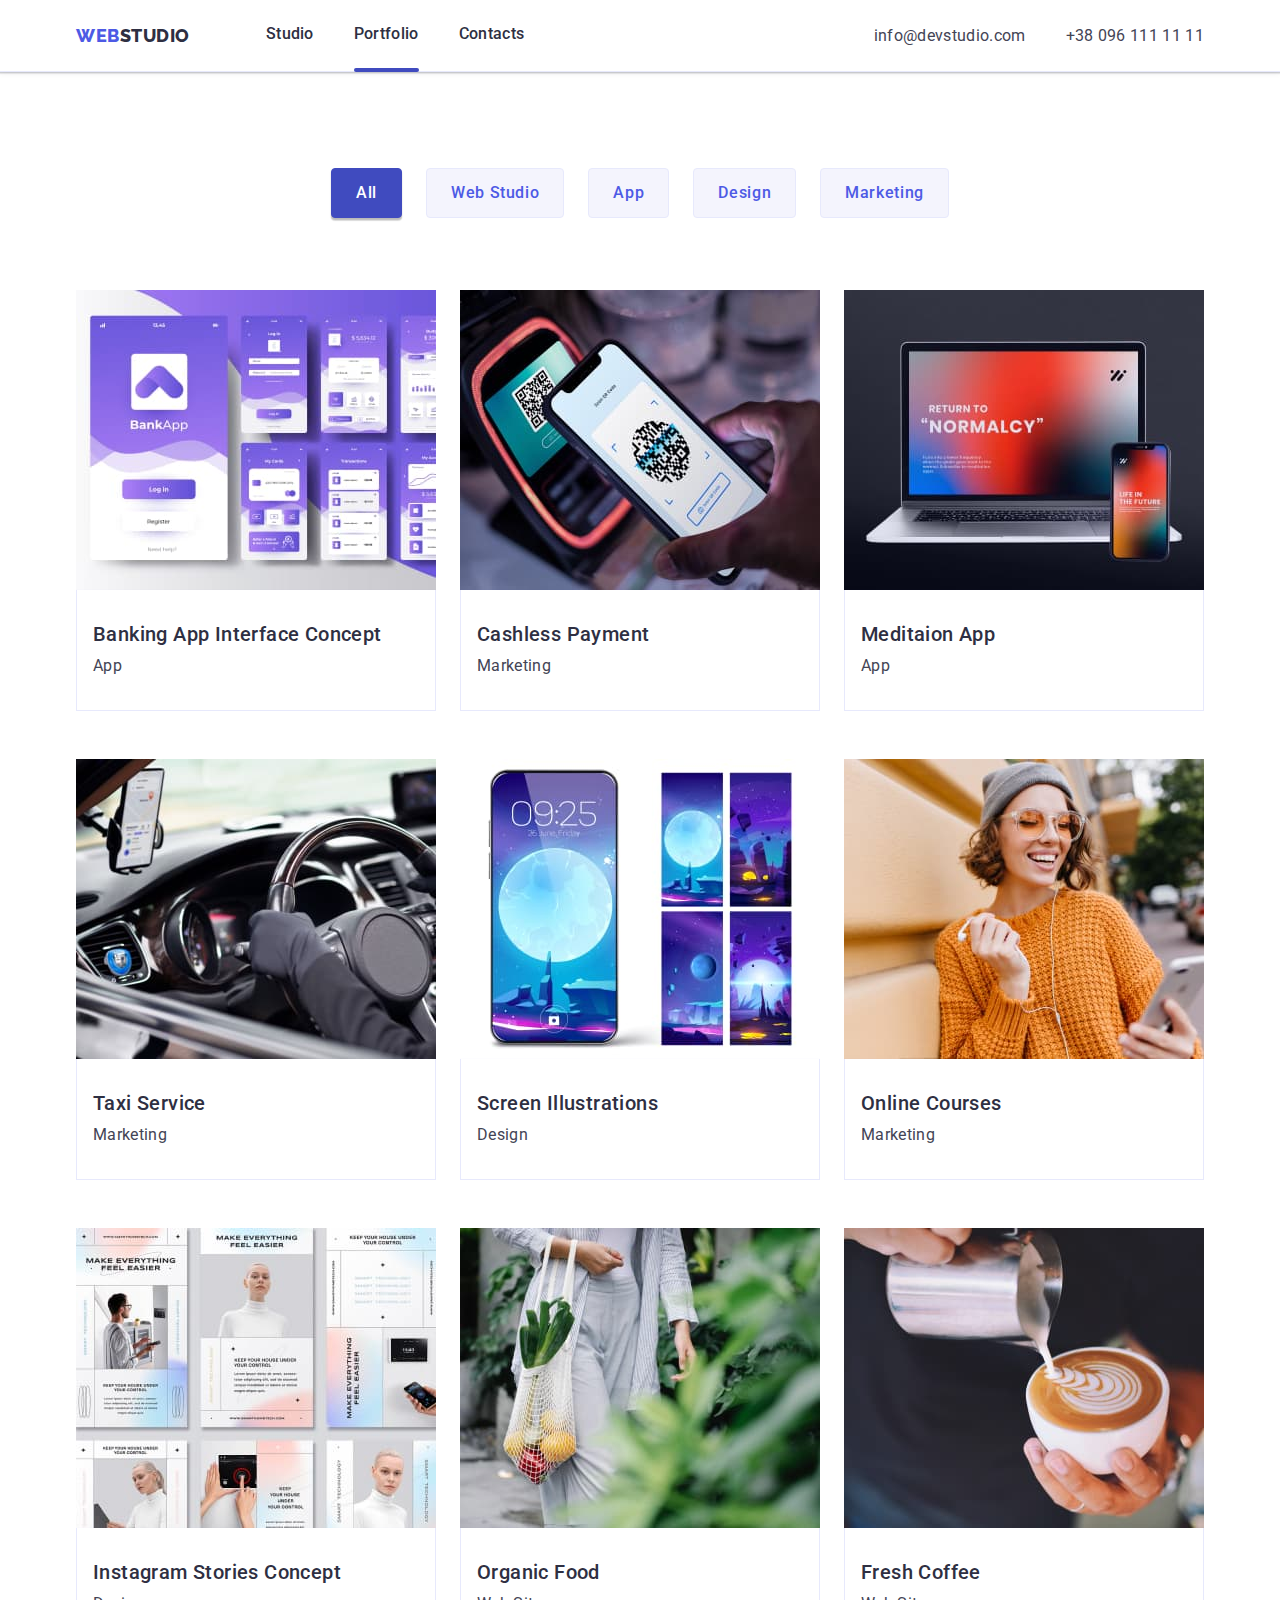
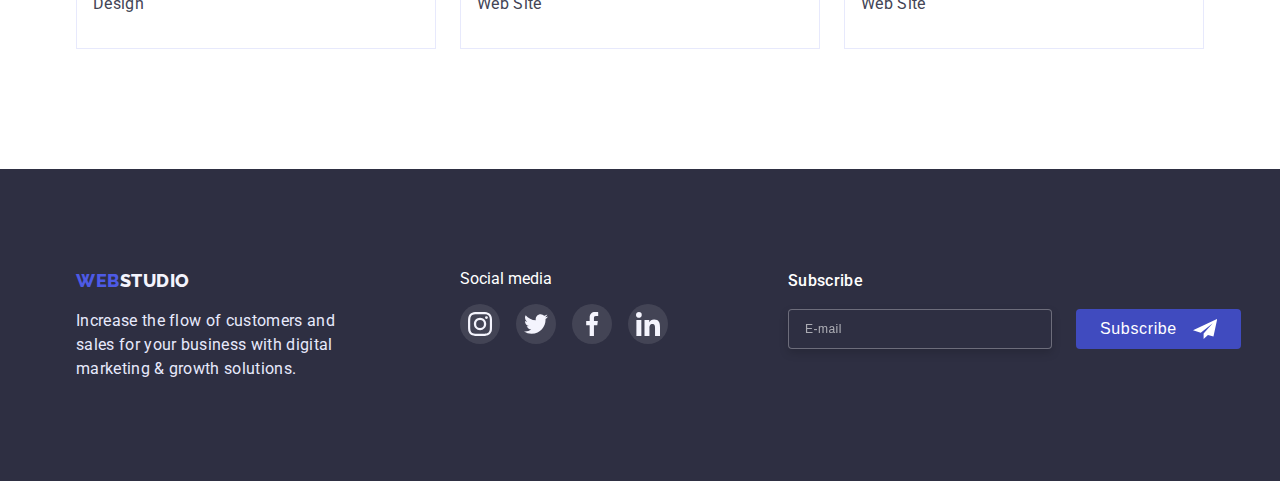
<file: portfolio.html>
<!DOCTYPE html>
<html lang="en">
<head>
    <meta charset="UTF-8">
    <meta name="viewport" content="width=device-width, initial-scale=1.0">
    <link href="https://fonts.googleapis.com/css2?family=Raleway:wght@800&family=Roboto:wght@400;500;700;900&display=swap" rel="stylesheet">
    <link rel="stylesheet" href="./css/styles.css">
    <title>Portfolio</title>
</head>
<body class = "page">
<!--header-->
  <header class="page-header">
    <div class="header-container container">
      <nav class="nav-class link">
        <a class ="logo link" href="index.html" >Web<span class="logo-studio-black">Studio</span></a>
        <ul class ="navigation list">
          <li class="site-nav-item">
            <a class="nav-link link" href="./index.html">Studio</a>
          </li>
          <li class="site-nav-item">
            <a class ="nav-link link-portfolio-link" href="./portfolio.html">Portfolio</a>
          </li>
            
          <li class="site-nav-item">
            <a class ="nav-link link" href="#contacts">Contacts</a>
          </li>
        </ul>
      </nav>
      <!--header contacts-->
      <ul class="contacts-header list ">
        <li class="contact-item">
          <a class ="contact-link link" href="mailto:info@devstudio.com">info@devstudio.com</a>
        </li>
        <li class="contact-item">
          <a class ="contact-link link"  href="tel:+380961111111">+38 096 111 11 11</a>
              </li>
            </ul>
          </div>
      </header>
<main>
<section class="portfolio-section section">
  <div class = "container">
      <!--h1 hidden-->
  <h1 class="visually-hidden">What we do</h1>
  <ul class= "example-buttons list ">
    <li>
      <button class="button-portfolio-all" type="button" >All</button></li>
    
    <li>
      <button  class ="button-portfolio" type="button">Web Studio</button>
    </li>
    <li>
      <button  class ="button-portfolio" type="button">App</button>
    </li>
    <li>
      <button  class ="button-portfolio" type="button">Design</button>
    </li>
    <li>
      <button  class ="button-portfolio" type="button">Marketing</button>
        </li>
      </ul>
  <ul class= "example-gallery list">
    <li class="example-gallery-item">
      <a class="link-portfolio link" href="#">
        <div class="project-thumb">
          <img src="./images/portfolio/bank-app.jpg" width=360 height=300 alt="Bank app example">
          <p class = "overlay-card">14 Stylish and User-Friendly App Design Concepts · Task
            Manager App · Calorie Tracker App · Exotic Fruit Ecommerce
            App · Cloud Storage App
          </p>
        </div>
        <div class="portfolio-wrapper">
          <h2 class="section-sub-title">Banking App Interface Concept</h2>
          <p class="example-text">App</p>
        </div>
      </a>
    </li>
    <li class="example-gallery-item">
      <a class="link-portfolio link" href="#">
        <div class="project-thumb">
          <img src="./images/portfolio/code.jpg" width=360 height=300 alt="QR code">
          <p class = "overlay-card">14 Stylish and User-Friendly App Design Concepts · Task
            Manager App · Calorie Tracker App · Exotic Fruit Ecommerce
            App · Cloud Storage App
          </p>
        </div>
    <div class="portfolio-wrapper">
          <h2 class="section-sub-title">Cashless Payment</h2>
          <p class="example-text">Marketing</p>
        </div>
      </a>
    </li>
    <li class="example-gallery-item">
      <a class="link-portfolio link" href="#">
        <div class="project-thumb">
          <img src="./images/portfolio/return.jpg" width=360 height=300 alt="Meditation app">
        <p class = "overlay-card">14 Stylish and User-Friendly App Design Concepts · Task
            Manager App · Calorie Tracker App · Exotic Fruit Ecommerce
            App · Cloud Storage App
              </p>
            </div>
        <div class="portfolio-wrapper">
          <h2 class="section-sub-title">Meditaion App</h2>
        <p class="example-text">App</p>
      </div>
    </a>
  </li>
    <li class="example-gallery-item">
      <a class="link-portfolio link" href="#">
        <div class="project-thumb">
          <img src="./images/portfolio/wheel.jpg" width=360 height=300 alt="Taxi Service">
        <p class = "overlay-card">14 Stylish and User-Friendly App Design Concepts · Task
            Manager App · Calorie Tracker App · Exotic Fruit Ecommerce
            App · Cloud Storage App
              </p>
          </div>
        <div class="portfolio-wrapper">
          <h2 class="section-sub-title">Taxi Service</h2>
          <p class="example-text">Marketing</p>
        </div>
      </a>
    </li>
    <li class="example-gallery-item">
      <a class="link-portfolio link" href="#">
    <div class="project-thumb">
      <img src="./images/portfolio/screen.jpg" width=360 height=300 alt="Phone screen">
        <p class = "overlay-card">14 Stylish and User-Friendly App Design Concepts · Task
            Manager App · Calorie Tracker App · Exotic Fruit Ecommerce
            App · Cloud Storage App
              </p>
            </div>
        <div class="portfolio-wrapper">
          <h2 class="section-sub-title">Screen Illustrations</h2>
          <p class="example-text">Design</p>
        </div>
      </a>
    </li>
    <li class="example-gallery-item">
      <a class="link-portfolio link" href="#">
        <div class="project-thumb">
          <img src="./images/portfolio/modern.jpg" width=360 height=300 alt="Women with earbuds">
        <p class = "overlay-card">14 Stylish and User-Friendly App Design Concepts · Task
            Manager App · Calorie Tracker App · Exotic Fruit Ecommerce
            App · Cloud Storage App
              </p>
            </div>
          <div class="portfolio-wrapper">
          <h2 class="section-sub-title"><span lang="en">Online Courses</span></h2>
          <p class="example-text">Marketing</p>
        </div>
      </a>
    </li>
<li class="example-gallery-item">
      <a class="link-portfolio link" href="#">
        <div class="project-thumb">
          <img src="./images/portfolio/feautures.jpg" width=360 height=300 alt="Instagram">
        <p class = "overlay-card">14 Stylish and User-Friendly App Design Concepts · Task
          Manager App · Calorie Tracker App · Exotic Fruit Ecommerce
          App · Cloud Storage App
            </p>
          </div>
        <div class="portfolio-wrapper">
          <h2 class="section-sub-title">Instagram Stories Concept</h2>
          <p class="example-text">Design</p>
        </div>
      </a>
    </li>
    <li class="example-gallery-item">
      <a class="link-portfolio link" href="#">
        <div class="project-thumb">
          <img src="./images/portfolio/nature.jpg" width=370 height=294 alt="Food">
        <p class = "overlay-card">14 Stylish and User-Friendly App Design Concepts · Task
            Manager App · Calorie Tracker App · Exotic Fruit Ecommerce
            App · Cloud Storage App
              </p>
          </div>
        <div class="portfolio-wrapper">
          <h2 class="section-sub-title">Organic Food</h2>
          <p class="example-text">Web Site</p>
        </div>
      </a>
    </li>
    <li class="example-gallery-item">
      <a class="link-portfolio link" href="#">
        <div class="project-thumb">
          <img src="./images/portfolio/coffee.jpg" width=370 height=294 alt="Coffee">
          <p class = "overlay-card">14 Stylish and User-Friendly App Design Concepts · Task
              Manager App · Calorie Tracker App · Exotic Fruit Ecommerce
              App · Cloud Storage App
            </p>
          </div>
      <div class="portfolio-wrapper">
          <h2 class="section-sub-title">Fresh Coffee</h2>
        <p class="example-text">Web Site</p>
      </div>
    </a>
  </li>
      </ul>
    </div>
    </section>
</main>

<!----------------------footer section ------------------->
<footer class="section-footer section">
  <div class="footer-container container">
      <div class="footer-about-logo">
          <a class="footer-logo link" href="index.html">Web<span class ="logo-studio-white">Studio</span></a>
              <p class="footer-description">Increase the flow of customers and sales for your business with digital marketing & growth solutions.</p>
              </div>
              <div class="socials-footer">
      <p class = "social-social">Social media</p>
      <ul class ="socials-footer-list list">
          <li class="socials-footer-items">
              <a class="socials-footer-link link"
                  href="https://www.instagram.com/"
                  aria-label="Instagram"
                  rel="noopener noreferrer"
                  target="_blank">
              
              <svg class="social-icon-footer" width="40" height="40">
              <use href="./images/icons.svg#icon-instagram"></use>
                      </svg>
                  </a>
              </li>

              <li class="socials-footer-items">
                <a class="socials-footer-link link"
                    href="https://www.twitter.com/"
                    aria-label="Twitter"
                    rel="noopener noreferrer"
                    target="_blank">
        <svg class="social-icon-footer" width="40" height="40">
        <use href="./images/icons.svg#icon-twitter"></use>
      </svg>
    </a>
</li>

              <li class="socials-footer-items">
                  <a class="socials-footer-link link"
                      href="https://www.facebook.com/"
                      aria-label="Facebook"
                      rel="noopener noreferrer"
                      target="_blank">

          <svg class="social-icon-footer" width="40" height="40">
          <use href="./images/icons.svg#icon-facebook"></use>
                  </svg>
              </a>
          </li>
          <li class="socials-footer-items">
              <a class="socials-footer-link link"
                  href="https://www.linkedin.com/"
                  aria-label="Linkedin"
                  rel="noopener noreferrer"
                  target="_blank">
          <svg class="social-icon-footer" width="40" height="40">
          <use href="./images/icons.svg#icon-linkedin--1"></use>
                                  </svg>
                              </a>
                          </li>
                      </ul>
                  </div> 
                  
                  <div class="footer-subscribe">
                    <p class="subscribe-title">Subscribe</p>
                    <form class="subscribe-form">
                      <input type="email" class="subscribe-email" placeholder="E-mail" />
                      <button type="submit" class="subscribe-text">
                        Subscribe
                        <svg class="subscribe-icon" width="24" height="24">
                          <use href="./images/icons.svg#icon-send-icon"></use>
                        </svg>
                      </button>
                    </form>
                  </div>
                  </div>
                </footer>
          </body>
      </html>
</file>
<file: css/styles.css>
html{
box-sizing: border-box;
}
:root{
--primary-font:'Roboto', sans-serif;
--secondary-font: 'Raleway';
--indent: 24px;
--items1: 3;
--items2: 4;
--items3: 2;
}
*,
*::before,
*::after{
box-sizing: inherit;
}

.visually-hidden{
position: absolute;
width: 1px;
height: 1px;
margin: -1px;
border: 0;
padding: 0;
white-space: nowrap;
clip-path: inset(100%);
clip: rect(0 0 0 0);
overflow: hidden;
}

h1,
h2,
h3,
h4,
h5,
h6,
p
{
padding:0;
margin:0;

}

ul{
margin-top: 0;
margin-bottom: 0;
padding-left: 0;
}
img{
display: block;
max-width:100%;
height:auto;
}
.container{
    max-width: 1158px;
    padding-left: 15px;
    padding-right: 15px;
    margin: 0 auto;
}
button{
cursor: pointer;
border:none;

}
.list{
list-style: none;   
}
.link{
text-decoration: none;
}
body{
background-color: #FFFFFF;
font-family: var( --primary-font);
margin:0;
}

.section{
padding-top: 120px;
padding-bottom: 120px;
}

.header-container{
display: flex;
align-items: center;
}
/*==================HEADER===============*/
.page-header{
border-bottom: 1px solid #E7E9FC;
box-shadow: 0px 2px 1px rgba(46, 47, 66, 0.08),
0px 1px 1px rgba(46, 47, 66, 0.16), 0px 1px 6px rgba(46, 47, 66, 0.08);
}

.logo{
font-family: 'Raleway';   
font-size: 18px;
font-weight: 800;
line-height: 1.3;
display: flex;
letter-spacing: 0.03em;
text-transform: uppercase;
color: #4D5AE5;
margin-right: 76px;
padding: 24px 0;
text-decoration: none;;

}
.logo-studio-black{

color: 
#2E2F42;

}
.navigation list{
display: block;
}
.site-nav-item{
position: relative;

}
.site-nav-item::after{
content:"";
display: block;

width: 100%;
border-radius: 4px;
background-color:#404BBF;
position: absolute;
bottom: -29px;

}
.nav-class{
display: flex;
}
.navigation{
display: flex;
gap: 40px;  
}
.nav-link{
font-family: var(--primary-font);
font-weight: 500;
color:  #2E2F42;
font-size: 16px;
line-height: 1.3;
letter-spacing: 0.02em;
padding-top: 24px;
padding-bottom: 24px;
display: block;
transition-property: color;
transition-duration: 250ms;
transition-timing-function: cubic-bezier(0.4, 0, 0.2, 1);
}

.nav-link:hover, 
.nav-link:focus{
color: #404BBF; 
} 

.contacts-header{
display: flex;
gap: 40px;
align-items: center;
margin-left: auto;
}


.contact-link {
font-family: 'Roboto';
font-weight: 400;
color: #434455;
font-size: 16px;
line-height: 1.5;
letter-spacing: 0.02em;
padding-bottom:24px;
padding-top: 24px;
transition-property: color;
transition-duration: 250ms;
transition-timing-function: cubic-bezier(0.4, 0, 0.2, 1);
}
.contact-link:hover, 
.contact-link:focus{ 
color: #404BBF;
}
.icons-container {
height: 112px;
display: flex;
justify-content: center;
align-items: center;
background-color: var(--color-light);
border-radius: 4px;
margin-bottom: 8px;
}

/*==================/HEADER===============*/
/*==================HERO===============*/
.hero{
background-color: #2E2F42;
text-align: center;
padding: 188px 0;
background-image: linear-gradient(
    rgba(46, 47, 66, 0.7),
    rgba(46, 47, 66, 0.7)
    ),
    url(../images/people-ofice.jpg);
background-repeat: no-repeat;
background-size: cover;
width: 1440px;
margin: 0 auto;
}
.main-title{
font-family: 'Roboto';
font-weight: 700;
font-size: 56px;
line-height: 1.07;
letter-spacing: 0.02em;
font-weight: 700;
color: #FFFFFF;
margin-bottom: 48px;

}

.hero-button{
display: inline-block;
font-family: 'Roboto';
font-weight: 500;
font-size: 16px;
line-height: 1.5;
letter-spacing: 0.04em;
color: #FFFFFF;
background: #4D5AE5;
padding:16px 32px;
align-items: flex-start;
border-radius: 4px;
box-shadow: 0px 4px 4px rgba(0, 0, 0, 0.15);
border-radius: 4px;
transition-property: background-color;
transition-duration: 250ms;
transition-timing-function: cubic-bezier(0.4, 0, 0.2, 1);
}
.hero-button:hover,
.hero-button:focus{
background: #404BBF;
color:#FFFFFF;
}

/*==================/HERO===============*/

/*==================Methods===============*/
.methods-section{
padding-bottom:  0;

}
.methods-list{
display:flex;
gap: var(--indent);
vertical-align: middle;
}
.methods-list-item{
flex-basis: calc((100% -(var(--indent)* var(--items1)))/ var(--items2));
}

.methods{
font-family: var(--primary-font);
font-weight: 500;
font-size: 20px;
line-height: 1.2;
letter-spacing: 0.02em;
color:#2E2F42;
margin-bottom: 8px;
margin-top: 0;

}

.description{
font-family: var(--primary-font);
font-weight: 400;
font-size: 16px;
line-height: 1.5;
letter-spacing: 0.02em;
color: #434455;
margin-top: 0;
margin-bottom: 0;
}

/*==================/Methods===============*/
/*=================Gallery==================*/
.section-main{

padding-bottom: 120px;
}
.subtitle{
font-family: var(--primary-font);
font-weight: 700;
font-size: 36px;
line-height: 1.1;
letter-spacing: 0.02em;
text-transform: capitalize;
text-align: center;
color: #2E2F42;
margin-top: 0;
margin-bottom: 72px;
}
.gallery-list{
display: flex;
gap: 24px;
}
.icons-container{
height: 112px;
display: flex;
justify-content: center;
align-items: center;
background-color: var(--color-light);
border-radius: 4px;
margin-bottom: 8px;
color: #F4F4FD;
background: #F4F4FD;
border-radius: 4px;

}
.gallery-list-item{
flex-basis: calc((100% - var(--indent) * var(--items3))) / var(--items1);
}

.gallery-top{
padding-top: 0;

}
/*==================/Methods===============*/

/*==================Section===============*/
.section-team{
background: #F4F4FD; 
padding: 120px 0;
}

.member-card{
display: flex;
vertical-align:  middle;
gap: var(--indent);
}
.member-card-item{
background: #FFFFFF;
box-shadow: 0px 1px 6px rgba(46, 47, 66, 0.08), 
0px 1px 1px rgba(46, 47, 66, 0.16), 
0px 2px 1px rgba(46, 47, 66, 0.08);
border-radius: 0px 0px 4px 4px;
border: 0, 5px solid #f4f4fd;
flex-basis: calc((100% - (var(--indent) * var(--items1))) / var(--items2));
}

.member-wrapper{
padding: 32px 16px;
text-align: center;
}
.socials-list{
display: flex;
justify-content: center;
gap: 24px;
padding-top: 8px;
}
.socials-link{
display: flex;
align-items: center;
justify-content: center;
width: 40px;
height: 40px;
background-color: #4d5ae5;
border-radius: 50%;
transition-property: background-color;
transition-duration: 250ms;
transition-timing-function: cubic-bezier(0.4, 0, 0.2, 1);
}
.social-icon{
fill: #FFFFFF;
height: 16px;
}
.socials-link:hover,
.socials-link:focus {
    background-color: #404bbf;
}
.customers-list{
display: flex;
gap: 24px;
margin-top: 72px;
}
.customers-link {
display: flex;
align-items: center;
justify-content: center;
width: 168px;
height: 88px;
box-sizing: border-box;
border: 1px solid #8E8F99;
border-radius: 4px;
color: #8E8F99;
transition-property: border, fill;
transition-duration: 250ms;
transition-timing-function: cubic-bezier(0.4, 0, 0.2, 1);
}
.customers-link:hover,
.customers-link:focus {
border: 1px solid #404BBF;
color:#404bbf;
}
.customers-icon{
fill:currentColor;
}
.customers-icon:hover
.customers-icon:focus{
color:#404BBF;
border:1px solid #404BBF;
}


/*==================PORTFOLIO===============*/
.portfolio-section{
padding-top: 96px;

}

.example-text{
font-family: var(--primary-font);
font-size: 16px;
font-weight: 400;
line-height: 1.5;
letter-spacing: 0.02em;
color: #434455; 
margin-top:8px;
transition-property: transform;
transition-duration: 250ms;
transition-timing-function: cubic-bezier(0.4, 0, 0.2, 1);
}
.section-sub-title{
font-family: var(--primary-font);
font-weight: 500;
font-size: 20px;
line-height: 1.2;
letter-spacing: 0.02em;
color: #2E2F42;
}
.button-portfolio{
font-family: 'Roboto';
font-weight: 500;
font-size: 16px;
line-height: 1.5;
letter-spacing: 0.04em;
color: #4D5AE5;
padding:12px 24px;
border: 1px solid #E7E9FC;
border-radius: 4px;
background: #F4F4FD;
transition-property: border, background-color, color, box-shadow;
transition-duration: 250ms;
transition-timing-function: cubic-bezier(0.4, 0, 0.2, 1);
}

.button-portfolio:focus,
.button-portfolio:hover{

color: #f4f4fd;
background-color: #404BBF;
box-shadow: 0px 3px 1px rgba(0, 0, 0, 0.1), 0px 2px 1px rgba(0, 0, 0, 0.08),
0px 2px 2px rgba(0, 0, 0, 0.12);
}
.button-portfolio-all{
font-family: 'Roboto';
font-weight: 500;
font-size: 16px;
line-height: 1.5;
letter-spacing: 0.04em;
color: #FFFFFF;
padding:12px 24px;
border: 1px solid #404BBF;
border-radius: 4px;
background: #404BBF;
box-shadow: 0px 3px 1px rgba(0, 0, 0, 0.1), 0px 2px 1px rgba(0, 0, 0, 0.08), 0px 2px 2px rgba(0, 0, 0, 0.12);
border-radius: 4px;
transition-property: border,background-color, color, box-shadow;
transition-duration: 250ms;
transition-timing-function: cubic-bezier(0.4, 0, 0.2, 1);
}
.button-portfolio-all:hover
.button-portfolio-all:focus{
color:#404BBF;
background-color: #404BBF;
box-shadow: 0px 3px 1px rgba(0, 0, 0, 0.1), 0px 2px 1px rgba(0, 0, 0, 0.08),
0px 2px 2px rgba(0, 0, 0, 0.12);
}
.example-buttons{
display: flex;
gap: 24px;
margin-bottom: 72px;
justify-content: center;
}

.example-gallery{
display: flex;
flex-wrap:wrap;
gap: 48px var(--indent);
}
.portfolio-wrapper{
padding-top: 32px;
padding-bottom: 32px;
padding-left: 16px;
border: 1px solid #E7E9FC;
border-top: none;
}
.example-gallery-item{
flex-basis: calc((100% - (var(--indent) * var(--items3))) / var(--items1));
transition: 250ms cubic-bezier(0.4, 0, 0.2, 1);
}
.example-gallery-item:hover,
.example-gallery-item:focus{

box-shadow: 0px 2px 1px rgba(46, 47, 66, 0.08);
box-shadow: 0px 1px 1px rgba(46, 47, 66, 0.16);
box-shadow: 0px 1px 6px rgba(46, 47, 66, 0.08);
}


.link-portfolio{
text-decoration:none;
color:currentColor;
display: block;
transition-property: box-shadow;
transition-duration: 250ms;
transition-timing-function: cubic-bezier(0.4, 0, 0.2, 1);

}
.link-portfolio:hover,
.link-portfolio:focus{
box-shadow: 0px 1px 6px rgba(46, 47, 66, 0.08),
0px 1px 1px rgba(46, 47, 66, 0.16), 0px 2px 1px rgba(46, 47, 66, 0.08);

}
.project-thumb{
position: relative;
overflow: hidden;
}

.overlay-card{
position: absolute;
width: 100%;
height: 100%;
left: 0px;
top: 0px;
background: #4D5AE5;
color:#F4F4FD;
line-height: 1.5;
font-size: 16px;
letter-spacing: 0.02em;
transform: translate(0, 100%);
padding-left: 32px;
padding-top: 40px;
transition-property: transform;
transition-duration: 250ms;
transition-timing-function: cubic-bezier(0.4, 0, 0.2, 1);
}
.link-portfolio:hover .overlay-card,
.link-portfolio:focus .overlay-card{
transform: translate(0, 0);
}
.link-portfolio-link, 
.link-menu-active{
    text-decoration: none;
}

.link-menu-active::after{
bottom: -1px;
position: absolute;
content: "";
display: block;
width: 100%;
height: 4px;
background-color: #404BBF;
border-radius: 2px;
text-decoration:none;

}
.link-portfolio-link::after{
    bottom: -1px;
position: absolute;
content: "";
display: block;
width: 100%;
height: 4px;
background-color: #404BBF;
border-radius: 2px;
text-decoration:none;

}

/*=footer-container=================FOOTER===============*/


.section-footer{
background: #2E2F42;
padding:100px 0;
}
.footer-container{
display: flex;
gap:120px;

}
.footer-logo{
font-family: "Raleway";
font-weight: 800;
font-size: 18px;
line-height: 1.3;
letter-spacing: 0.03em;
text-transform: uppercase;
color: #4D5AE5;
text-decoration: none;

}
.logo-studio-black{
color: 
#2E2F42;
}
.footer-description{
font-family: var(--primary-font);
font-weight: 400;
font-size: 16px;
line-height: 1.5;
letter-spacing: 0.02em;
color: #E7E9FC;
display: block;
width: 264px;
margin-top:16px;
}
.logo-studio-white{
color: #F4F4FD;
}
.socials-footer{
color:white;
}
.socials-footer-list{
display: flex;
gap: 16px;
align-items: center;
margin-top: 16px;
justify-content: center;

}
.socials-footer-link{
display: flex;
justify-content: center;
align-items: center;
width: 40px;
height: 40px;
border-radius: 50%;
background: rgba(255, 255, 255, 0.1);
transition-property: background-color;
transition-duration: 250ms;
transition-timing-function:cubic-bezier (0.4, 0, 0.2, 1);
}
.social-icon{
fill:currentColor;
}
.socials-footer-link:hover,
.socials-footer-link focus {
background-color: #31d0aa;

}
.social-icon-footer{
fill:currentColor;
height:24px;  
}

/*=================/FOOTER===============*/
/*===============Subcribe===============*/
/*.footer-subscribe {
margin-left: 80px;
}*/
.subscribe-title{
font-weight: 500;
line-height: 1.5;
letter-spacing: 0.02em;
color:white;
margin-bottom: 16px;
}
.subscribe-email{
width: 264px;
height: 40px;
padding-left: 16px;
border: 1px solid rgba(255, 255, 255, 0.3);
filter: drop-shadow(0px 4px 4px rgba(0, 0, 0, 0.15));
border-radius: 4px;
background-color: #2E2F42;
color: rgba(255, 255, 255, 0.6);
padding-left: 16px;
display: flex;
font-size: 12px;
line-height: 2.0;
letter-spacing: 0.04em;
align-items: center;

}
.subscribe-form {
display: flex;
gap: 24px;

}
.subscribe-email::placeholder{
    font-size: 12px;
    line-height: 2.0;
    letter-spacing: 0.04em;
    color: rgba(255, 255, 255, 0.6);
}
.subscribe-text {
    display: flex;
    padding: 8px 24px 8px 24px;
    width: 165px;
    height: 40px;
    font-weight: 500;
    font-size: 16px;
    border-radius: 4px;
    line-height: 1.5;
    letter-spacing: 0.04em;
    text-align: center;
    align-items: center;
    border: none;
    position: relative;
    border-radius: 4px;
transition: background-color 250ms cubic-bezier(0.4, 0, 0.2, 1);
background-color: #404BBF;
color: white;

}
.subscribe-text:hover,
.subscribe-text:focus{
background-color:#404BBF;
color: white;
}
.subscribe-icon{
    fill: white;
    position: absolute;
    right: 24px;
}

/*==========modal===========++++++++++++++++*/

.backdrop{
position: fixed;
top:0;
left: 0;
width: 100%;
height: 100%;
background: rgba(46, 47, 66, 0.4);
opacity:1;
transition-property: opacity,visibility;
transition-duration: 250ms;
transition-timing-function:cubic-bezier (0.4, 0, 0.2, 1);
}
.backdrop.is-hidden {
    opacity: 0;
    pointer-events: none;
    visibility: hidden;
}
.backdrop.is-hidden .modal {
    transform: translate(-50%, -50%) scale(0.9);
}
.modal{
position: absolute;
top: 50%;
left: 50%;
padding: 72px 24px 24px 24px;
background-color:#FCFCFC;
width: 408px;
height: 584px;
border-radius: 4px;
box-shadow: 0px 1px 1px rgba(0, 0, 0, 0.14), 0px 1px 3px rgba(0, 0, 0, 0.12),
    0px 2px 1px rgba(0, 0, 0, 0.2);
transform: translate(-50%, -50%) scale(1);
transition-property: transform;
transition-duration: 250ms;
transition-timing-function: cubic-bezier(0.4, 0, 0.2, 1);
}

.modal-close{
display: flex;
position: absolute;
align-items: center;
justify-content: center;
position: absolute;
padding: 0;
top: 24px;
right: 24px;
width: 24px;
height: 24px;
background-color: #e7e9fc;
border: 1px rgba(0, 0, 0, 0.1);
border-radius: 50%;
transition-property: background-color;
transition-duration: 250ms;
transition-timing-function: cubic-bezier(0.4, 0, 0.2, 1);

}
.modal-close:hover,
.modal-close:focus{
background-color: #404BBF;

}

.modal-close:hover .modal-close-icon,
.modal-close:focus .modal-close-icon{
fill: #FFFFFF;
        
}
.modal-close-icon {
transition-property: fill;
    transition-duration: 250ms;
    transition-timing-function: cubic-bezier(0.4, 0, 0.2, 1);
}

.modal-title {
    display: block;
    margin-bottom: 14px;
    font-size: 16px;
    text-align: center;
    letter-spacing: 0.02em;
    line-height: 1.5;
    font-weight: 500;
    color: #2e2f42;
}
.order-form-label {
    display: block;
    margin-bottom: 4px;
    font-size: 12px;
    color: #8e8f99;
}
.order-form-label:hover,
.order-form-label:focus{
    border-color: #4d5ae5;

}

.order-form-group {
    margin-bottom: 8px;
    position: relative;
}
.order-form-field {
    display: block;
    width: 100%;
    height: 40px;
    padding-left: 38px;
    border: 1px solid rgba(33, 33, 33, 0.2);
    border-radius: 4px;
    outline: transparent;
    transition-property: border-color;
    transition-duration: 250ms;
    transition-timing-function: cubic-bezier(0.4, 0, 0.2, 1);
}
.order-form-field:hover,
.order-form-field:focus{
border-color: #4d5ae5;
}


.order-form-comment{
    display: block;
    width:100%;
    height: 120px;
    padding: 8px 16px;
    font-size: 12px;
    color:rgba(117, 117, 117, 0.5);
    text-shadow: 0px 4px 4px rgba(0, 0, 0, 0.25);
    border-radius: 4px;
    outline:transparent;
    transition-property: border-color,border;
    transition-duration: 250ms;
    transition-timing-function: cubic-bezier(0.4, 0, 0.2, 1);
    resize:none;
    margin-bottom: 16px;
    
}
.order-form-comment:hover,
.order-form-comment:focus {
    border-color: #4d5ae5;
    border: 1px solid  #4d5ae5;
}
.order-form-icon {
    margin-left:auto;
    position: absolute;
    top:25%;
    left:-50%;
    transition:(50%,50%);
    left:19px;
    pointer-events:none;
    transition-property: fill;
    transition-duration: 250ms;
    transition-timing-function: cubic-bezier(0.4, 0, 0.2, 1);
    
}
.order-form-icon:hover,
.order-form-icon:focus{
    color:#4D5AE5;
    text-align: center;

}
.order-form-field:focus + .order-form-icon {
    fill: #4d5ae5;
}
.order-form-agreement{
    display: flex;
    align-items: center;
    justify-content: center;
    gap: 8px;
    margin-bottom: 24px;

}
.order-form-description{
    display:block;
font-size: 12px;
line-height: 1.3;
letter-spacing: 0.04em;
color: #757575;
}
.order-form-link {
    color: #4d5ae5;
    text-decoration: underline;
}

.order-form-checkbox{
    appearance: none;
    width:16px;
    height: 16px;
    border: 1.25px solid  #2e2f42;
    border-radius: 2px;
    /*background-image: url("data:image/svg+xml,%3Csvg xmlns='http://www.w3.org/2000/svg' width='24' height='24' viewBox='0 0 24 24'%3E%3Cpath fill='%23404bbf' d='m10.6 16.2l7.05-7.05l-1.4-1.4l-5.65 5.65l-2.85-2.85l-1.4 1.4l4.25 4.25ZM5 21q-.825 0-1.413-.588T3 19V5q0-.825.588-1.413T5 3h14q.825 0 1.413.588T21 5v14q0 .825-.588 1.413T19 21H5Z'/%3E%3C/svg%3E");*/

    background-repeat: no-repeat;
    background-position: center;
}

.order-form-checkbox:checked{
    padding-left: 16px;
    border:none;
    background-size: 16px;   
    background-image: url('data:image/svg+xml,%3Csvg xmlns="http%3A%2F%2Fwww.w3.org%2F2000%2Fsvg" width="24" height="24" viewBox="0 0 24 24"%3E%3Cpath fill="white" d="m10 16.4l-4-4L7.4 11l2.6 2.6L16.6 7L18 8.4l-8 8Z"%2F%3E%3C%2Fsvg%3E');
    border-color: #404BBF;
    background-color: #404BBF;
    background-position: center;
    background-origin: border-box;


}


.order-form-button {
    display: block;
    margin-left: auto;
    margin-right: auto;
    width: 169px;
    height: 56px;
    color:#FFFFFF;
    background:#4D5AE5;
    border-radius: 4px;
}
</file>
